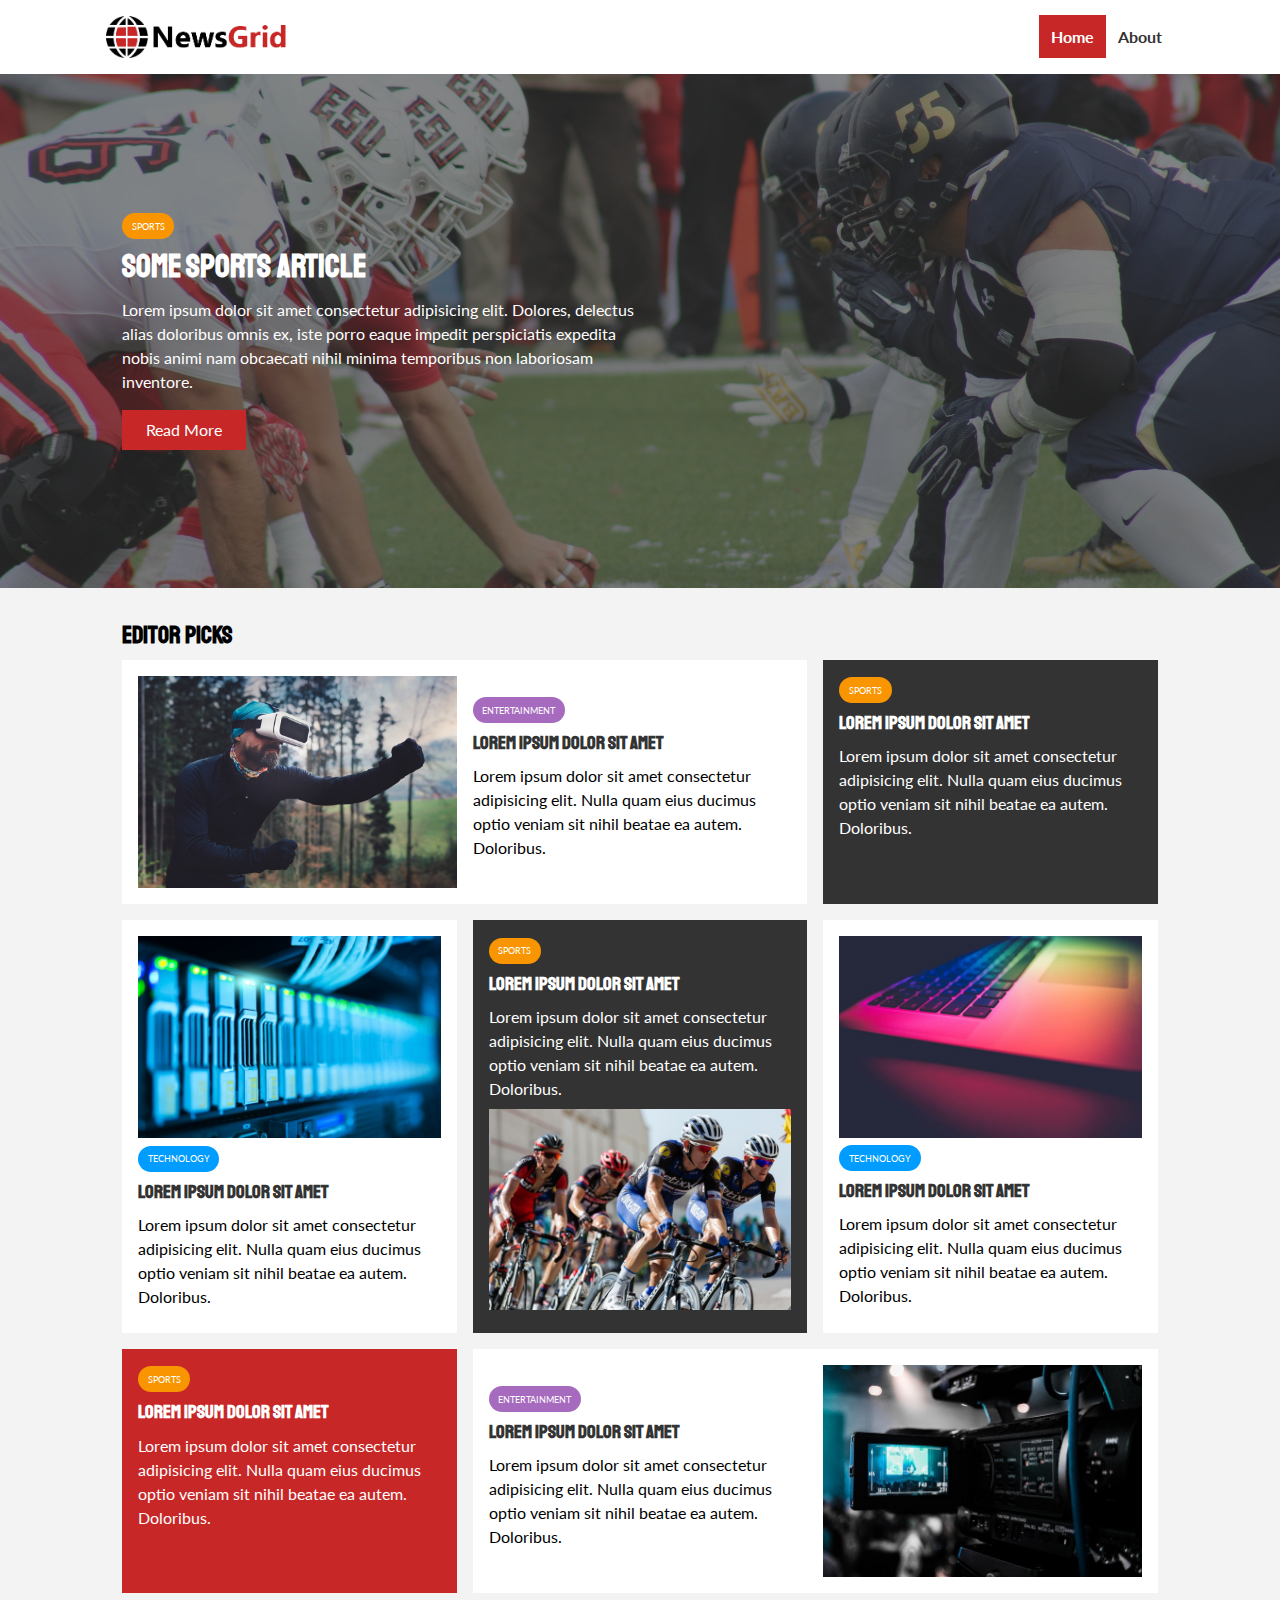
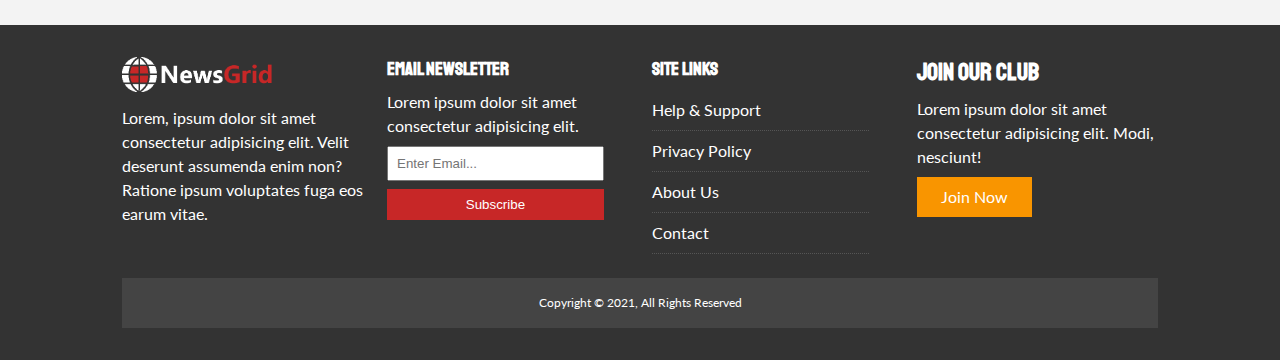
<file: index.html>
<!DOCTYPE html>
<html lang="en">
<head>
  <meta charset="UTF-8">
  <meta name="viewport" content="width=device-width, initial-scale=1.0">
  <link href="https://fonts.googleapis.com/css?family=Lato|Staatliches" rel="stylesheet">
  <link rel="stylesheet" href="https://use.fontawesome.com/releases/v5.6.3/css/all.css" integrity="sha384-UHRtZLI+pbxtHCWp1t77Bi1L4ZtiqrqD80Kn4Z8NTSRyMA2Fd33n5dQ8lWUE00s/" crossorigin="anonymous">
  <link rel="stylesheet" href="css/style.css">
  <link rel="stylesheet" media="screen and (max-width: 768px)" href="css/mobile.css">
  <link rel="shortcut icon" type="image/x-icon" href="favicon.ico">
  <title>NewsGrid | Latest News</title>
</head>
<body>
  <nav id="main-nav">
    <div class="container">
      <img src="img/logo.png" alt="NewsGrid" class="logo">
      <div class="social">
        <a href="http://facebook.com" target="_blank"><i class="fab fa-facebook fa-2x"></i></a>
        <a href="http://twitter.com" target="_blank"><i class="fab fa-twitter fa-2x"></i></a>
        <a href="http://instagram.com" target="_blank"><i class="fab fa-instagram fa-2x"></i></a>
        <a href="http://youtube.com" target="_blank"><i class="fab fa-youtube fa-2x"></i></a>
      </div>
      <ul>
        <li><a class="current" href="index.html">Home</a></li>
        <li><a href="about.html">About</a></li>

      </ul>
    </div>
  </nav>
  
  <header id="showcase">
    <div class="container">
      <div class="showcase-container">
        <div class="showcase-content">
          <div class="category category-sports">Sports</div>
          <h1>Some Sports Article</h1>
          <p>Lorem ipsum dolor sit amet consectetur adipisicing elit. Dolores, delectus alias doloribus omnis ex, iste porro eaque impedit perspiciatis expedita nobis animi nam obcaecati nihil minima temporibus non laboriosam inventore.</p>
          <a href="article.html" class="btn btn-primary">Read More</a>
        </div>
      </div>
    </div>
  </header>

  <!-- Home Articles -->
  <section id="home-articles" class="py-2">
    <div class="container">
        <h2>Editor Picks</h2>
        <div class="articles-container">
          <article class="card">
            <img src="img/articles/ent1.jpg" alt="">
            <div>
              <div class="category category-ent">Entertainment</div>
              <h3>
                <a href="article.html">Lorem ipsum dolor sit amet</a>
              </h3>
              <p>Lorem ipsum dolor sit amet consectetur adipisicing elit. Nulla quam eius ducimus optio veniam sit nihil beatae ea autem. Doloribus.</p>
            </div>
          </article>
          <article class="card bg-dark">
            <div class="category category-sports">Sports</div>
            <h3>
              <a href="article.html">Lorem ipsum dolor sit amet</a>
            </h3>
            <p>Lorem ipsum dolor sit amet consectetur adipisicing elit. Nulla quam eius ducimus optio veniam sit nihil beatae ea autem. Doloribus.</p>
          </article>
          <article class="card">
            <img src="img/articles/tech1.jpg" alt="">
            <div class="category category-tech">Technology</div>
            <h3>
              <a href="article.html">Lorem ipsum dolor sit amet</a>
            </h3>
            <p>Lorem ipsum dolor sit amet consectetur adipisicing elit. Nulla quam eius ducimus optio veniam sit nihil beatae ea autem. Doloribus.</p>
          </article>
          <article class="card bg-dark">
            <div class="category category-sports">Sports</div>
            <h3>
              <a href="article.html">Lorem ipsum dolor sit amet</a>
            </h3>
            <p>Lorem ipsum dolor sit amet consectetur adipisicing elit. Nulla quam eius ducimus optio veniam sit nihil beatae ea autem. Doloribus.</p>
            <img src="img/articles/sports1.jpg" alt="">
          </article>
          <article class="card">
            <img src="img/articles/tech2.jpg" alt="">
            <div class="category category-tech">Technology</div>
            <h3>
              <a href="article.html">Lorem ipsum dolor sit amet</a>
            </h3>
            <p>Lorem ipsum dolor sit amet consectetur adipisicing elit. Nulla quam eius ducimus optio veniam sit nihil beatae ea autem. Doloribus.</p>
          </article>
          <article class="card bg-primary">
            <div class="category category-sports">Sports</div>
            <h3>
              <a href="article.html">Lorem ipsum dolor sit amet</a>
            </h3>
            <p>Lorem ipsum dolor sit amet consectetur adipisicing elit. Nulla quam eius ducimus optio veniam sit nihil beatae ea autem. Doloribus.</p>
          </article>
          <article class="card">
            <div>
              <div class="category category-ent">Entertainment</div>
              <h3>
                <a href="article.html">Lorem ipsum dolor sit amet</a>
              </h3>
              <p>Lorem ipsum dolor sit amet consectetur adipisicing elit. Nulla quam eius ducimus optio veniam sit nihil beatae ea autem. Doloribus.</p>
            </div>
            <img src="img/articles/ent2.jpg" alt="">
          </article>
        </div>
    </div>
  </section>

  <!-- Footer -->
  <footer id="main-footer" class="py-2">
    <div class="container footer-container">
      <div>
        <img src="img/logo_light.png" alt="NewsGrid">
        <p>Lorem, ipsum dolor sit amet consectetur adipisicing elit. Velit deserunt assumenda enim non? Ratione ipsum voluptates fuga eos earum vitae.</p>
      </div>
      <div>
        <h3>Email Newsletter</h3>
        <p>Lorem ipsum dolor sit amet consectetur adipisicing elit.</p>
        <form>
          <input type="email" placeholder="Enter Email...">
          <input type="submit" value="Subscribe" class="btn btn-primary">
        </form>
      </div>
      <div>
        <h3>Site Links</h3>
        <ul class="list">
          <li><a href="#">Help & Support</a></li>
          <li><a href="#">Privacy Policy</a></li>
          <li><a href="#">About Us</a></li>
          <li><a href="#">Contact</a></li>
        </ul>
      </div>
      <div>
        <h2>Join Our Club</h2>
        <p>Lorem ipsum dolor sit amet consectetur adipisicing elit. Modi, nesciunt!</p>
        <a href="#" class="btn btn-secondary">Join Now</a>
      </div>
      <div>
        <p>
          Copyright &copy; 2021, All Rights Reserved
        </p>
      </div>
    </div>
  </footer>


</body>
</html>
</file>
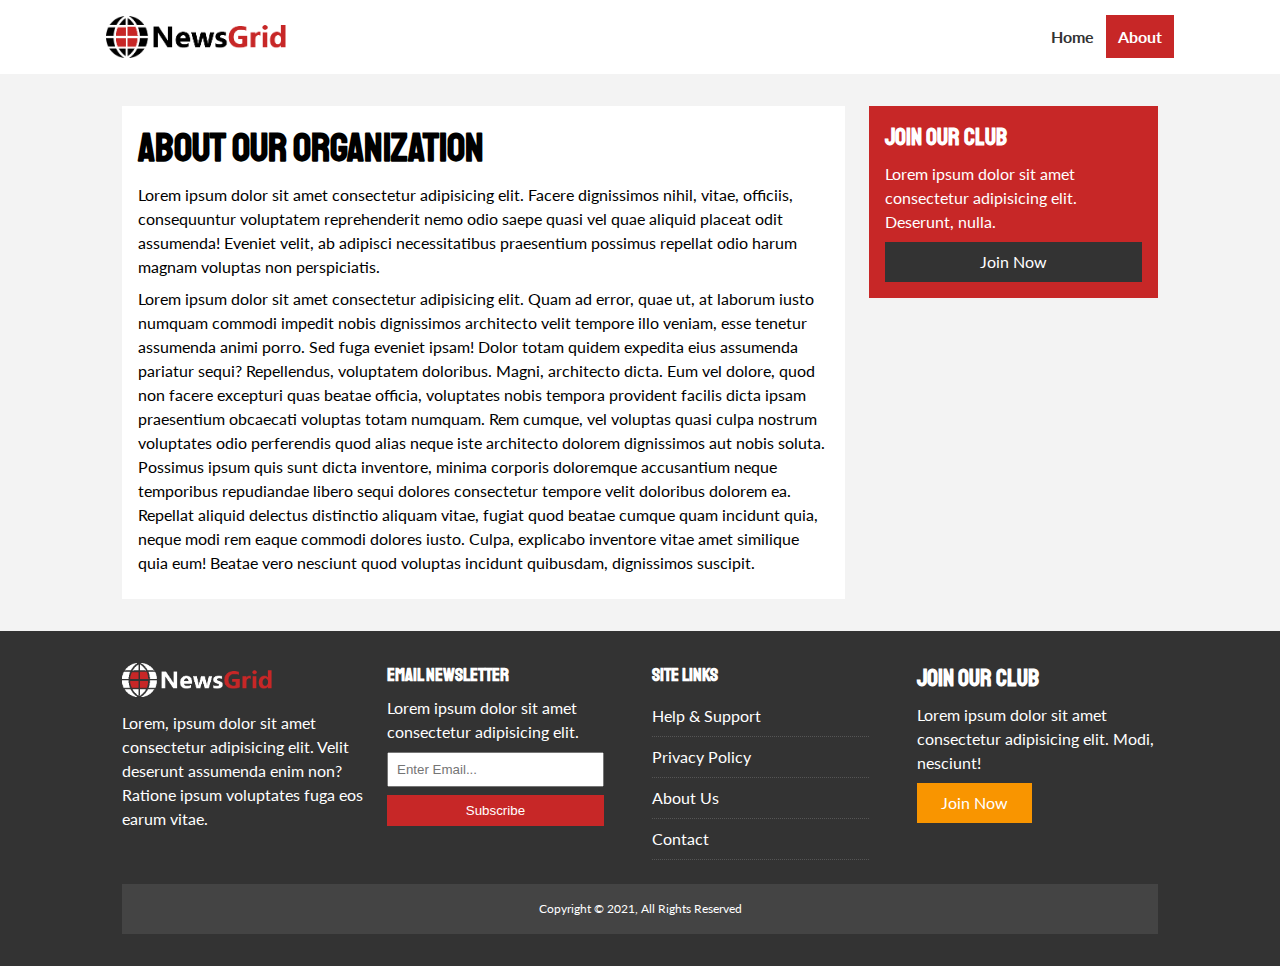
<file: about.html>
<!DOCTYPE html>
<html lang="en">
<head>
  <meta charset="UTF-8">
  <meta name="viewport" content="width=device-width, initial-scale=1.0">
  <link href="https://fonts.googleapis.com/css?family=Lato|Staatliches" rel="stylesheet">
  <link rel="stylesheet" href="https://use.fontawesome.com/releases/v5.6.3/css/all.css" integrity="sha384-UHRtZLI+pbxtHCWp1t77Bi1L4ZtiqrqD80Kn4Z8NTSRyMA2Fd33n5dQ8lWUE00s/" crossorigin="anonymous">
  <link rel="stylesheet" href="css/style.css">
  <link rel="stylesheet" media="screen and (max-width: 768px)" href="css/mobile.css">
  <link rel="shortcut icon" type="image/x-icon" href="favicon.ico">
  <title>NewsGrid | About</title>
</head>
<body>
  <nav id="main-nav">
    <div class="container">
      <img src="img/logo.png" alt="NewsGrid" class="logo">
      <div class="social">
        <a href="http://facebook.com" target="_blank"><i class="fab fa-facebook fa-2x"></i></a>
        <a href="http://twitter.com" target="_blank"><i class="fab fa-twitter fa-2x"></i></a>
        <a href="http://instagram.com" target="_blank"><i class="fab fa-instagram fa-2x"></i></a>
        <a href="http://youtube.com" target="_blank"><i class="fab fa-youtube fa-2x"></i></a>
      </div>
      <ul>
        <li><a href="index.html">Home</a></li>
        <li><a  class="current" href="about.html">About</a></li>

      </ul>
    </div>
  </nav>

  <section id="about">
    <div class="container">
      <div class="page-container">
        <article class="card">
          <h1 class="l-heading">About Our Organization</h1>
          <p>Lorem ipsum dolor sit amet consectetur adipisicing elit. Facere dignissimos nihil, vitae, officiis, consequuntur voluptatem reprehenderit nemo odio saepe quasi vel quae aliquid placeat odit assumenda! Eveniet velit, ab adipisci necessitatibus praesentium possimus repellat odio harum magnam voluptas non perspiciatis.</p>
          <p>Lorem ipsum dolor sit amet consectetur adipisicing elit. Quam ad error, quae ut, at laborum iusto numquam commodi impedit nobis dignissimos architecto velit tempore illo veniam, esse tenetur assumenda animi porro. Sed fuga eveniet ipsam! Dolor totam quidem expedita eius assumenda pariatur sequi? Repellendus, voluptatem doloribus. Magni, architecto dicta. Eum vel dolore, quod non facere excepturi quas beatae officia, voluptates nobis tempora provident facilis dicta ipsam praesentium obcaecati voluptas totam numquam. Rem cumque, vel voluptas quasi culpa nostrum voluptates odio perferendis quod alias neque iste architecto dolorem dignissimos aut nobis soluta. Possimus ipsum quis sunt dicta inventore, minima corporis doloremque accusantium neque temporibus repudiandae libero sequi dolores consectetur tempore velit doloribus dolorem ea. Repellat aliquid delectus distinctio aliquam vitae, fugiat quod beatae cumque quam incidunt quia, neque modi rem eaque commodi dolores iusto. Culpa, explicabo inventore vitae amet similique quia eum! Beatae vero nesciunt quod voluptas incidunt quibusdam, dignissimos suscipit.</p>
        </article>
        <aside class="card bg-primary">
          <h2>Join Our Club</h2>
          <p>Lorem ipsum dolor sit amet consectetur adipisicing elit. Deserunt, nulla.</p>
          <a href="#" class="btn btn-dark btn-block">Join Now</a>
        </aside>
      </div>
    </div>
  </section>
  


  <!-- Footer -->
  <footer id="main-footer" class="py-2">
    <div class="container footer-container">
      <div>
        <img src="img/logo_light.png" alt="NewsGrid">
        <p>Lorem, ipsum dolor sit amet consectetur adipisicing elit. Velit deserunt assumenda enim non? Ratione ipsum voluptates fuga eos earum vitae.</p>
      </div>
      <div>
        <h3>Email Newsletter</h3>
        <p>Lorem ipsum dolor sit amet consectetur adipisicing elit.</p>
        <form>
          <input type="email" placeholder="Enter Email...">
          <input type="submit" value="Subscribe" class="btn btn-primary">
        </form>
      </div>
      <div>
        <h3>Site Links</h3>
        <ul class="list">
          <li><a href="#">Help & Support</a></li>
          <li><a href="#">Privacy Policy</a></li>
          <li><a href="#">About Us</a></li>
          <li><a href="#">Contact</a></li>
        </ul>
      </div>
      <div>
        <h2>Join Our Club</h2>
        <p>Lorem ipsum dolor sit amet consectetur adipisicing elit. Modi, nesciunt!</p>
        <a href="#" class="btn btn-secondary">Join Now</a>
      </div>
      <div>
        <p>
          Copyright &copy; 2021, All Rights Reserved
        </p>
      </div>
    </div>
  </footer>

</body>
</html>
</file>
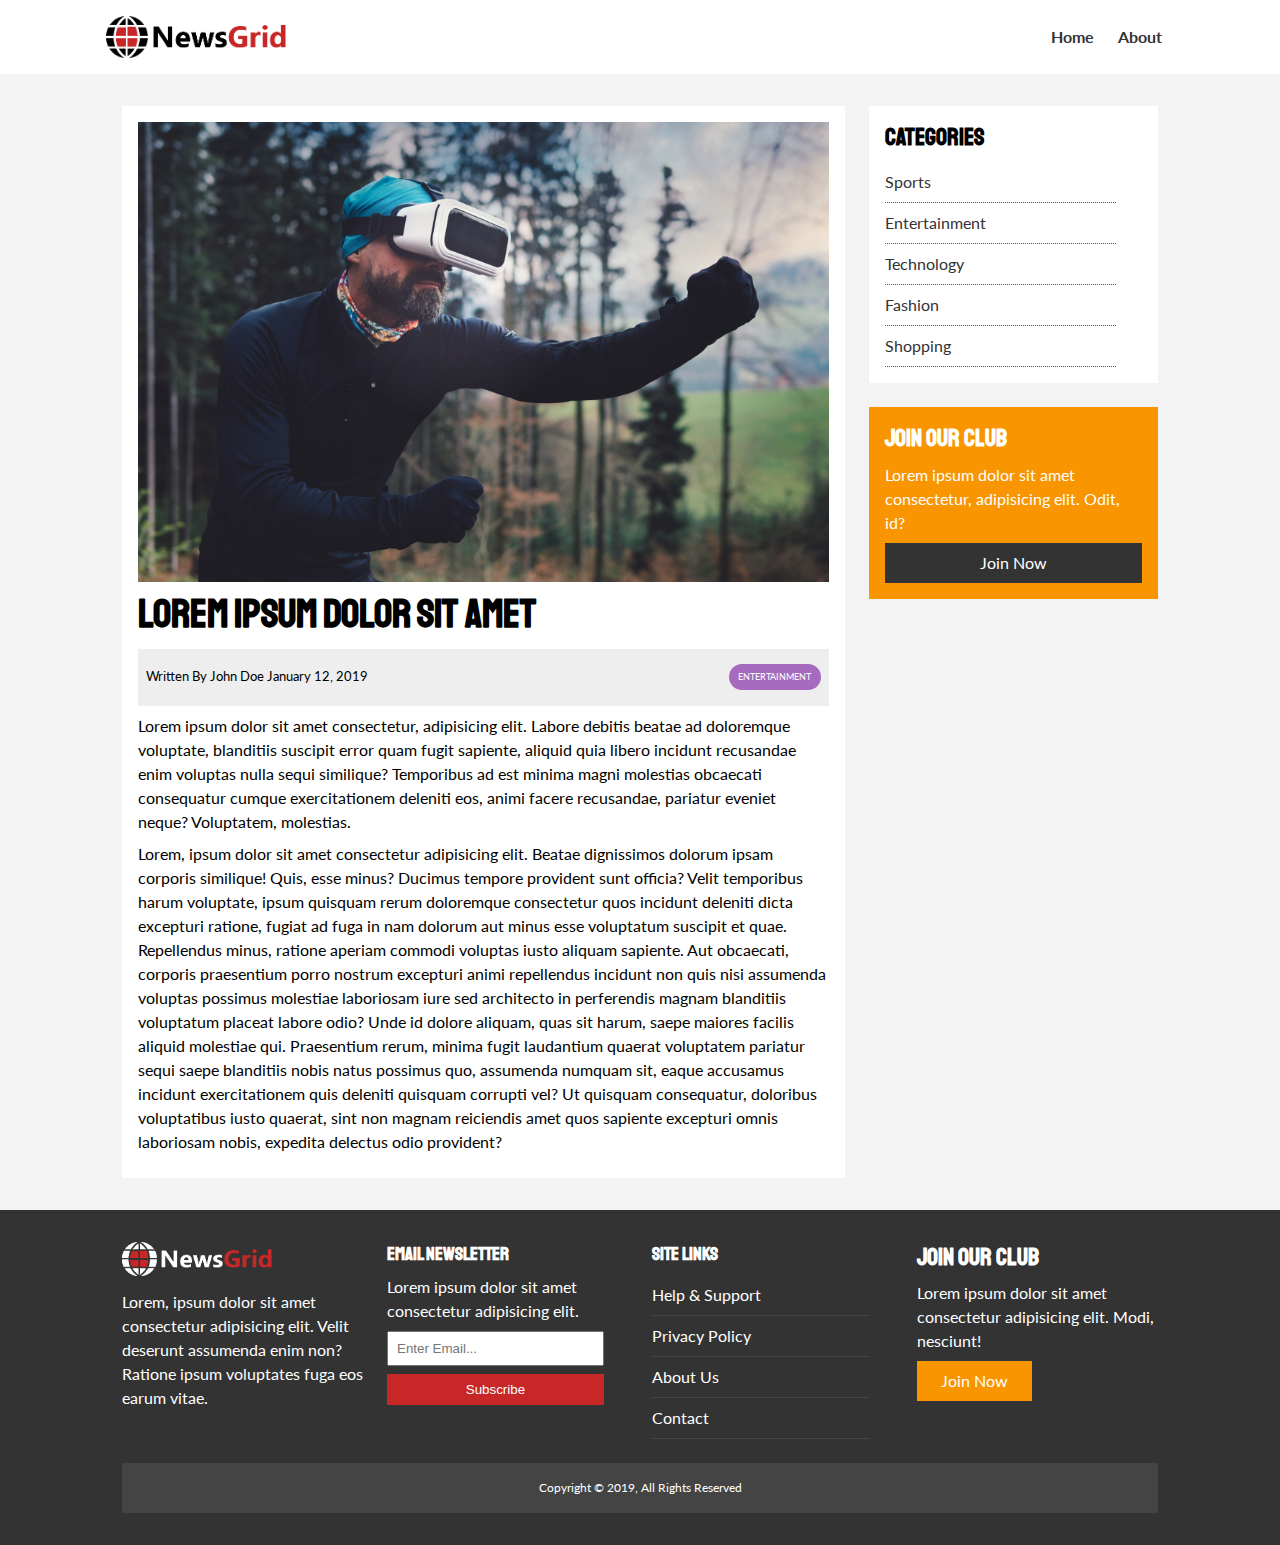
<file: article.html>
<!DOCTYPE html>
<html lang="en">
<head>
  <meta charset="UTF-8">
  <meta name="viewport" content="width=device-width, initial-scale=1.0">
  <meta http-equiv="X-UA-Compatible" content="ie=edge">
  <link rel="stylesheet" href="https://use.fontawesome.com/releases/v5.6.3/css/all.css" integrity="sha384-UHRtZLI+pbxtHCWp1t77Bi1L4ZtiqrqD80Kn4Z8NTSRyMA2Fd33n5dQ8lWUE00s/" crossorigin="anonymous">
  <link href="https://fonts.googleapis.com/css?family=Lato|Staatliches" rel="stylesheet">
  <link rel="stylesheet" href="css/style.css">
  <link rel="stylesheet" media="screen and (max-width: 768px)" href="css/mobile.css">
  <link rel="shortcut icon" type="image/x-icon" href="favicon.ico">
  <title>NewsGrid | Latest News</title>
</head>
<body>
  <nav id="main-nav">
    <div class="container">
      <img src="img/logo.png" alt="NewsGrid" class="logo">
      <div class="social">
        <a href="http://facebook.com" target="_blank"><i class="fab fa-facebook fa-2x"></i></a>
        <a href="http://twitter.com" target="_blank"><i class="fab fa-twitter fa-2x"></i></a>
        <a href="http://instagram.com" target="_blank"><i class="fab fa-instagram fa-2x"></i></a>
        <a href="http://youtube.com" target="_blank"><i class="fab fa-youtube fa-2x"></i></a>
      </div>
      <ul>
        <li><a href="index.html">Home</a></li>
        <li><a href="about.html">About</a></li>
      </ul>
    </div>
  </nav>

  <section id="article">
    <div class="container">
      <div class="page-container">
        <article class="card">
          <img src="img/articles/ent1.jpg" alt="">
          <h1 class="l-heading">Lorem ipsum dolor sit amet</h1>
          <div class="meta">
            <small>
              <i class="fas fa-user"></i> Written By John Doe January 12, 2019
            </small>
            <div class="category category-ent">Entertainment</div>
          </div>
          <p>Lorem ipsum dolor sit amet consectetur, adipisicing elit. Labore debitis beatae ad doloremque voluptate, blanditiis suscipit error quam fugit sapiente, aliquid quia libero incidunt recusandae enim voluptas nulla sequi similique? Temporibus ad est minima magni molestias obcaecati consequatur cumque exercitationem deleniti eos, animi facere recusandae, pariatur eveniet neque? Voluptatem, molestias.</p>
          <p>Lorem, ipsum dolor sit amet consectetur adipisicing elit. Beatae dignissimos dolorum ipsam corporis similique! Quis, esse minus? Ducimus tempore provident sunt officia? Velit temporibus harum voluptate, ipsum quisquam rerum doloremque consectetur quos incidunt deleniti dicta excepturi ratione, fugiat ad fuga in nam dolorum aut minus esse voluptatum suscipit et quae. Repellendus minus, ratione aperiam commodi voluptas iusto aliquam sapiente. Aut obcaecati, corporis praesentium porro nostrum excepturi animi repellendus incidunt non quis nisi assumenda voluptas possimus molestiae laboriosam iure sed architecto in perferendis magnam blanditiis voluptatum placeat labore odio? Unde id dolore aliquam, quas sit harum, saepe maiores facilis aliquid molestiae qui. Praesentium rerum, minima fugit laudantium quaerat voluptatem pariatur sequi saepe blanditiis nobis natus possimus quo, assumenda numquam sit, eaque accusamus incidunt exercitationem quis deleniti quisquam corrupti vel? Ut quisquam consequatur, doloribus voluptatibus iusto quaerat, sint non magnam reiciendis amet quos sapiente excepturi omnis laboriosam nobis, expedita delectus odio provident?</p>
        </article>

        <aside id="categories" class="card">
          <h2>Categories</h2>
          <ul class="list">
            <li><a href="#"><i class="fas fa-chevron-right"></i> Sports</a></li>
            <li><a href="#"><i class="fas fa-chevron-right"></i> Entertainment</a></li>
            <li><a href="#"><i class="fas fa-chevron-right"></i> Technology</a></li>
            <li><a href="#"><i class="fas fa-chevron-right"></i> Fashion</a></li>
            <li><a href="#"><i class="fas fa-chevron-right"></i> Shopping</a></li>
          </ul>
        </aside>

        <aside class="card bg-secondary">
          <h2>Join Our Club</h2>
          <p>Lorem ipsum dolor sit amet consectetur, adipisicing elit. Odit, id?</p>
          <a href="#" class="btn btn-dark btn-block">Join Now</a>
        </aside>
      </div>
    </div>
  </section>

  <!-- Footer -->
  <footer id="main-footer" class="py-2">
    <div class="container footer-container">
      <div>
        <img src="img/logo_light.png" alt="NewsGrid">
        <p>Lorem, ipsum dolor sit amet consectetur adipisicing elit. Velit deserunt assumenda enim non? Ratione ipsum voluptates fuga eos earum vitae.</p>
      </div>
      <div>
        <h3>Email Newsletter</h3>
        <p>Lorem ipsum dolor sit amet consectetur adipisicing elit.</p>
        <form>
          <input type="email" placeholder="Enter Email...">
          <input type="submit" value="Subscribe" class="btn btn-primary">
        </form>
      </div>
      <div>
        <h3>Site Links</h3>
        <ul class="list">
          <li><a href="#">Help & Support</a></li>
          <li><a href="#">Privacy Policy</a></li>
          <li><a href="#">About Us</a></li>
          <li><a href="#">Contact</a></li>
        </ul>
      </div>
      <div>
        <h2>Join Our Club</h2>
        <p>Lorem ipsum dolor sit amet consectetur adipisicing elit. Modi, nesciunt!</p>
        <a href="#" class="btn btn-secondary">Join Now</a>
      </div>
      <div>
        <p>
          Copyright &copy; 2019, All Rights Reserved
        </p>
      </div>
    </div>
  </footer>

</body>
</html>
</file>
<file: css/style.css>
:root {
  --primary-color: #c72727;
  --secondary-color: #f99500;
  --light-color: #f3f3f3;
  --dark-color: #333;
  --max-width: 1100px;
}

.category {
  --sports-color: #f99500;
  --ent-color: #a66bbe;
  --tech-color: #009cff;
}

* {
  margin: 0;
  padding: 0;
  box-sizing: border-box;
}

body {
  font-family: 'Lato', sans-serif;
  line-height: 1.5;
  background: var(--light-color);
}

a {
  color: #333;
  text-decoration: none;
}

ul {
  list-style: none;
}

p {
  margin: .5rem 0;
}

img {
  width: 100%;
}

h1, h2, h3, h4, h5, h6 {
  font-family: 'Staatliches', cursive;
  margin-bottom: .55rem;
  line-height: 1.3;
}

/* Utility */
.container {
  max-width: var(--max-width);
  margin: auto;
  padding: 0 2rem;
  overflow: hidden;
}

.category {
  display: inline-block;
  color: #fff;
  font-size: 0.55rem;
  text-transform: uppercase;
  padding: 0.4rem 0.6rem;
  border-radius: 15px;
  margin-bottom: 0.5rem;
}

.category-sports { background: var(--sports-color) }
.category-ent { background: var(--ent-color) }
.category-tech { background: var(--tech-color) }

.btn {
  display: inline-block;
  border: none;
  background: var(--dark-color);
  color: #fff;
  padding: 0.5rem 1.5rem;
}

.btn-light { background: var(--light-color) }
.btn-primary { background: var(--primary-color) }
.btn-secondary { background: var(--secondary-color) }

.btn-block {
  display: block;
  width: 100%;
  text-align: center;
}

.btn:hover {
  opacity: 0.9;
}

.card {
  background: #fff;
  padding: 1rem;
}

.bg-dark {
  background: var(--dark-color);
  color: #fff;
}

.bg-primary {
  background: var(--primary-color);
  color: #fff;
}

.bg-secondary {
  background: var(--secondary-color);
  color: #fff;
}

.bg-dark h1,
.bg-dark h2,
.bg-dark h3,
.bg-dark a,
.bg-primary h1,
.bg-primary h2,
.bg-primary h3,
.bg-primary a,
.bg-secondary h1,
.bg-secondary h2,
.bg-secondary h3,
.bg-secondary a {
  color: #fff;
}

.py-1 { padding: 1.5rem 0 }
.py-2 { padding: 2rem 0 }
.py-3 { padding: 3rem 0 }
.p-1 { padding: 1.5rem }
.p-2 { padding: 2rem }
.p-3 { padding: 3rem }

.l-heading {
  font-size: 2.5rem;
}

.list li {
  padding: .5rem 0;
  border-bottom: #555 dotted 1px;
  width: 90%;
}

.list li a:hover {
  color: var(--primary-color) !important;
}

/* Inner page grid container */
.page-container {
  display: grid;
  grid-template-columns: 5fr 2fr;
  margin: 2rem 0;
  grid-gap: 1.5rem;
}

.page-container > *:first-child {
  grid-row: 1 / span 3;
}

/* Navigation */
#main-nav {
  background: #fff;
  position: sticky;
  top: 0;
  z-index: 2;
}

#main-nav .container {
  display: grid;
  grid-template-columns: 6fr 3fr 2fr;
  padding: 1rem;
  align-items: center;
}

#main-nav .logo {
  width: 180px;
}

#main-nav ul {
  justify-self: end;
  display: flex;
}

#main-nav ul li a {
  padding: 0.75rem;
  font-weight: bold;
}

#main-nav ul li a.current {
  background: var(--primary-color);
  color: #fff;
}

#main-nav ul li a:hover {
  background: var(--light-color);
  color: var(--dark-color);
}

#main-nav .social {
  justify-self: center;
}

#main-nav .social i {
  color: #777;
  margin-right: .5rem;
}

/* Showcase */
#showcase {
  color: #fff;
  background: #333;
  padding: 2rem;
  position: relative;
}

#showcase:before {
  content: '';
  background: url('../img/featured.jpg') no-repeat center center/cover;
  position: absolute;
  top: 0;
  left: 0;
  width: 100%;
  height: 100%;
  opacity: 0.4;
}

#showcase .showcase-container {
  display: grid;
  grid-template-columns: repeat(2, 1fr);
  justify-content: center;
  align-items: center;
  height: 50vh;
}

#showcase .showcase-content {
  z-index: 1;
}

#showcase .showcase-content p {
  margin-bottom: 1rem;
}

/* Home Articles */
#home-articles .articles-container {
  display: grid;
  grid-template-columns: repeat(3, 1fr);
  grid-gap: 1rem;
}

#home-articles .articles-container > *:first-child,
#home-articles .articles-container > *:last-child {
  display: grid;
  grid-template-columns: repeat(2, 1fr);
  grid-gap: 1rem;
  align-items: center;
  grid-column: 1 / span 2;
}

#home-articles .articles-container > *:last-child {
  grid-column: 2 / span 2;
}

#article .meta {
  display: flex;
  justify-content: space-between;
  align-items: center;
  background: #eee;
  padding: 0.5rem;
}

#article .meta .category {
  margin-top: 0.4rem;
}

/* Footer */
#main-footer {
  background: var(--dark-color);
  color: #fff;
}

#main-footer img {
  width: 150px;
}

#main-footer a {
  color: #fff;
}

#main-footer .footer-container {
  display: grid;
  grid-template-columns: repeat(4, 1fr);
  grid-gap: 1.5rem;
}

#main-footer .footer-container > *:last-child {
  background: #444;
  grid-column: 1 / span 4;
  padding: .5rem;
  text-align: center;
  font-size: 0.75rem;
}

#main-footer .footer-container input[type='email'] {
  width: 90%;
  padding: 0.5rem;
  margin-bottom: 0.5rem;
}

#main-footer .footer-container input[type='submit'] {
  width: 90%;
}
</file>
<file: css/mobile.css>
/* Navigation */
#main-nav .social {
  display: none;
}

#main-nav .container {
  grid-template-columns: 1fr;
  grid-gap: 1.2rem;
}

#main-nav ul,
#main-nav .logo {
  justify-self: center;
}

#main-nav ul li a {
  padding: 0.50rem;
}

#home-articles .articles-container {
  grid-template-columns: repeat(2, 1fr);
}

#home-articles .articles-container > *:first-child,
#home-articles .articles-container > *:last-child {
 grid-template-columns: 1fr; 
 grid-column: 1;
}

@media(max-width: 600px) {
  #showcase .showcase-container,
  #home-articles .articles-container,
  #main-footer .footer-container {
    grid-template-columns: 1fr;
  }
  #main-footer .footer-container > *:last-child {
    grid-column: 1;
  }

  #main.footer .footer-container >*:first-child,
  #main-footer .footer-container >*:nth-child(2) {
    border-bottom: #444 dotted 1px;
    padding-bottom: 1rem;
  }
  .page-container {
    grid-template-columns: 1fr;
    text-align: center;
  }
  .page-container > *:first-child {
    grid-row: 1;
  }
  .l-heading {
    font-size: 2rem;
  }

}
</file>
